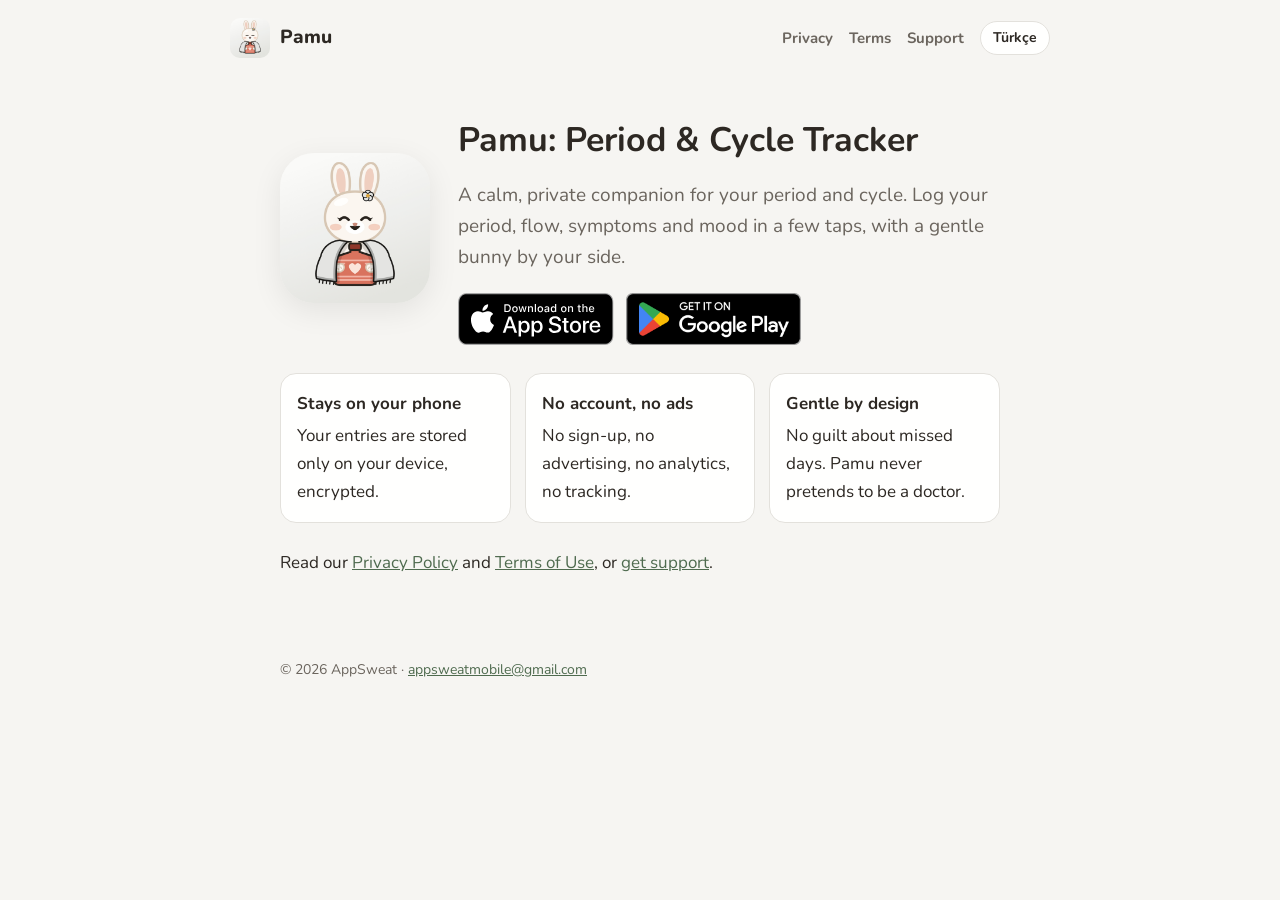
<file: index.html>
<!DOCTYPE html>
<html lang="en" data-title-tr="Pamu: Regl ve Döngü Takibi">
<head>
  <meta charset="UTF-8" />
  <meta name="viewport" content="width=device-width, initial-scale=1.0" />
  <title>Pamu: Period & Cycle Tracker</title>
  <meta name="description" content="Pamu is a calm, private period and cycle tracker. Your data stays encrypted on your phone." />
  <link rel="icon" type="image/png" href="app-icon.png" />
  <link rel="apple-touch-icon" href="app-icon.png" />
  <link rel="preconnect" href="https://fonts.googleapis.com" />
  <link rel="stylesheet" href="https://fonts.googleapis.com/css2?family=Nunito:wght@400;700;800&display=swap" />
  <meta name="apple-itunes-app" content="app-id=6824039129" />
  <script>(function(){var l=null;try{l=new URLSearchParams(location.search).get('lang')||localStorage.getItem('pamuLang')}catch(e){}if(location.hash==='#tr')l='tr';if(l!=='tr'&&l!=='en')l=/^tr/i.test(navigator.language||'')?'tr':'en';var h=document.documentElement;h.setAttribute('data-lang',l);h.lang=l})();</script>
  <link rel="stylesheet" href="style.css?v=4" />
</head>
<body>
  <header class="topbar">
    <a class="brand" href="index.html"><img src="app-icon.png" alt="" /><span>Pamu</span></a>
    <nav class="nav"><a href="privacy.html"><span class="i18n-en">Privacy</span><span class="i18n-tr">Gizlilik</span></a><a href="terms.html"><span class="i18n-en">Terms</span><span class="i18n-tr">Koşullar</span></a><a href="support.html"><span class="i18n-en">Support</span><span class="i18n-tr">Destek</span></a><button class="lang-switch i18n-en" type="button" data-set-lang="tr" lang="tr">Türkçe</button><button class="lang-switch i18n-tr" type="button" data-set-lang="en" lang="en">English</button></nav>
  </header>
  <main class="wrap">
    <div class="i18n-en" lang="en">
    <section class="hero">
      <img src="app-icon.png" alt="Pamu, a bunny wrapped in a blanket holding a hot water bottle" />
      <div>
        <h1>Pamu: Period &amp; Cycle Tracker</h1>
        <p class="lead">A calm, private companion for your period and cycle. Log your period, flow, symptoms and mood in a few taps, with a gentle bunny by your side.</p>
        <div class="stores"><a data-store="apple" href="https://apps.apple.com/app/id6824039129"><img src="app-store-badge.svg" alt="Download on the App Store" width="156" height="52" style="height:52px;width:auto;border-radius:0;box-shadow:none" /></a><a data-store="play" href="https://play.google.com/store/apps/details?id=com.appsweat.periodTracker"><img src="google-play-badge.png" alt="Get it on Google Play" width="175" height="52" style="height:52px;width:auto;border-radius:0;box-shadow:none" /></a></div>
      </div>
    </section>
    <div class="points">
      <div><b>Stays on your phone</b>Your entries are stored only on your device, encrypted.</div>
      <div><b>No account, no ads</b>No sign-up, no advertising, no analytics, no tracking.</div>
      <div><b>Gentle by design</b>No guilt about missed days. Pamu never pretends to be a doctor.</div>
    </div>
    <p>Read our <a href="privacy.html">Privacy Policy</a> and <a href="terms.html">Terms of Use</a>, or <a href="support.html">get support</a>.</p>
    </div>

    <div class="lang i18n-tr" id="tr" lang="tr">
    <section class="hero">
      <img src="app-icon.png" alt="Pamu, battaniyeye sarılmış, elinde sıcak su torbası tutan bir tavşan" />
      <div>
        <h1>Pamu: Regl ve Döngü Takibi</h1>
        <p class="lead">Regl ve döngün için sakin ve özel bir yol arkadaşı. Regl gününü, akışını, belirtilerini ve ruh halini birkaç dokunuşla kaydet; yumuşacık bir tavşan sana eşlik etsin.</p>
        <div class="stores"><a data-store="apple" href="https://apps.apple.com/app/id6824039129"><img src="app-store-badge.svg" alt="Download on the App Store" width="156" height="52" style="height:52px;width:auto;border-radius:0;box-shadow:none" /></a><a data-store="play" href="https://play.google.com/store/apps/details?id=com.appsweat.periodTracker"><img src="google-play-badge.png" alt="Get it on Google Play" width="175" height="52" style="height:52px;width:auto;border-radius:0;box-shadow:none" /></a></div>
      </div>
    </section>
    <div class="points">
      <div><b>Telefonunda kalır</b>Kayıtların yalnızca cihazında, şifreli olarak saklanır.</div>
      <div><b>Hesap yok, reklam yok</b>Üyelik yok, reklam yok, analitik yok, takip yok.</div>
      <div><b>Nazik bir tasarım</b>Kaçırdığın günler için suçluluk yok. Pamu asla doktormuş gibi davranmaz.</div>
    </div>
    <p><a href="privacy.html">Gizlilik Politikası</a> ve <a href="terms.html">Kullanım Koşulları</a>'nı okuyabilir ya da <a href="support.html">destek alabilirsin</a>.</p>
    </div>
  </main>
  <footer>© 2026 AppSweat · <a href="mailto:appsweatmobile@gmail.com">appsweatmobile@gmail.com</a></footer>
  <script src="store-banner.js?v=4"></script>
  <script src="lang.js?v=4"></script>
</body>
</html>
</file>
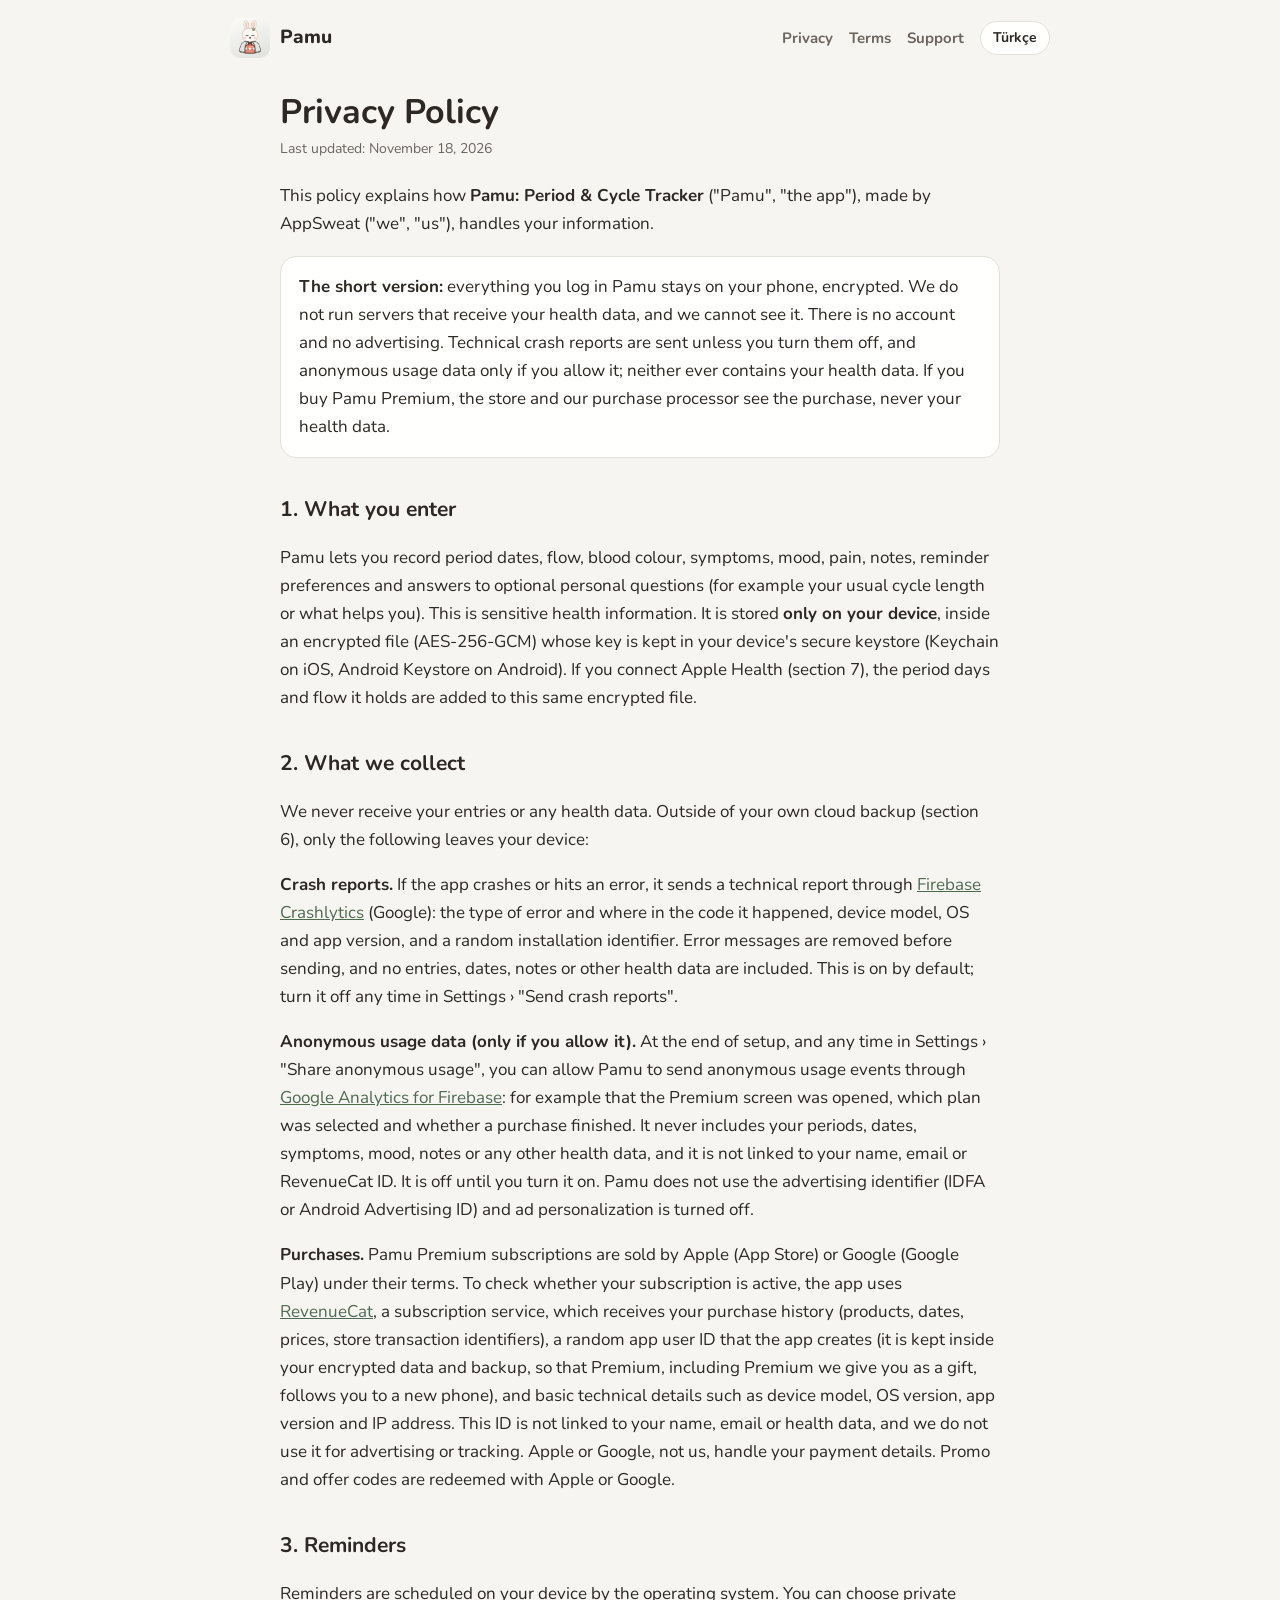
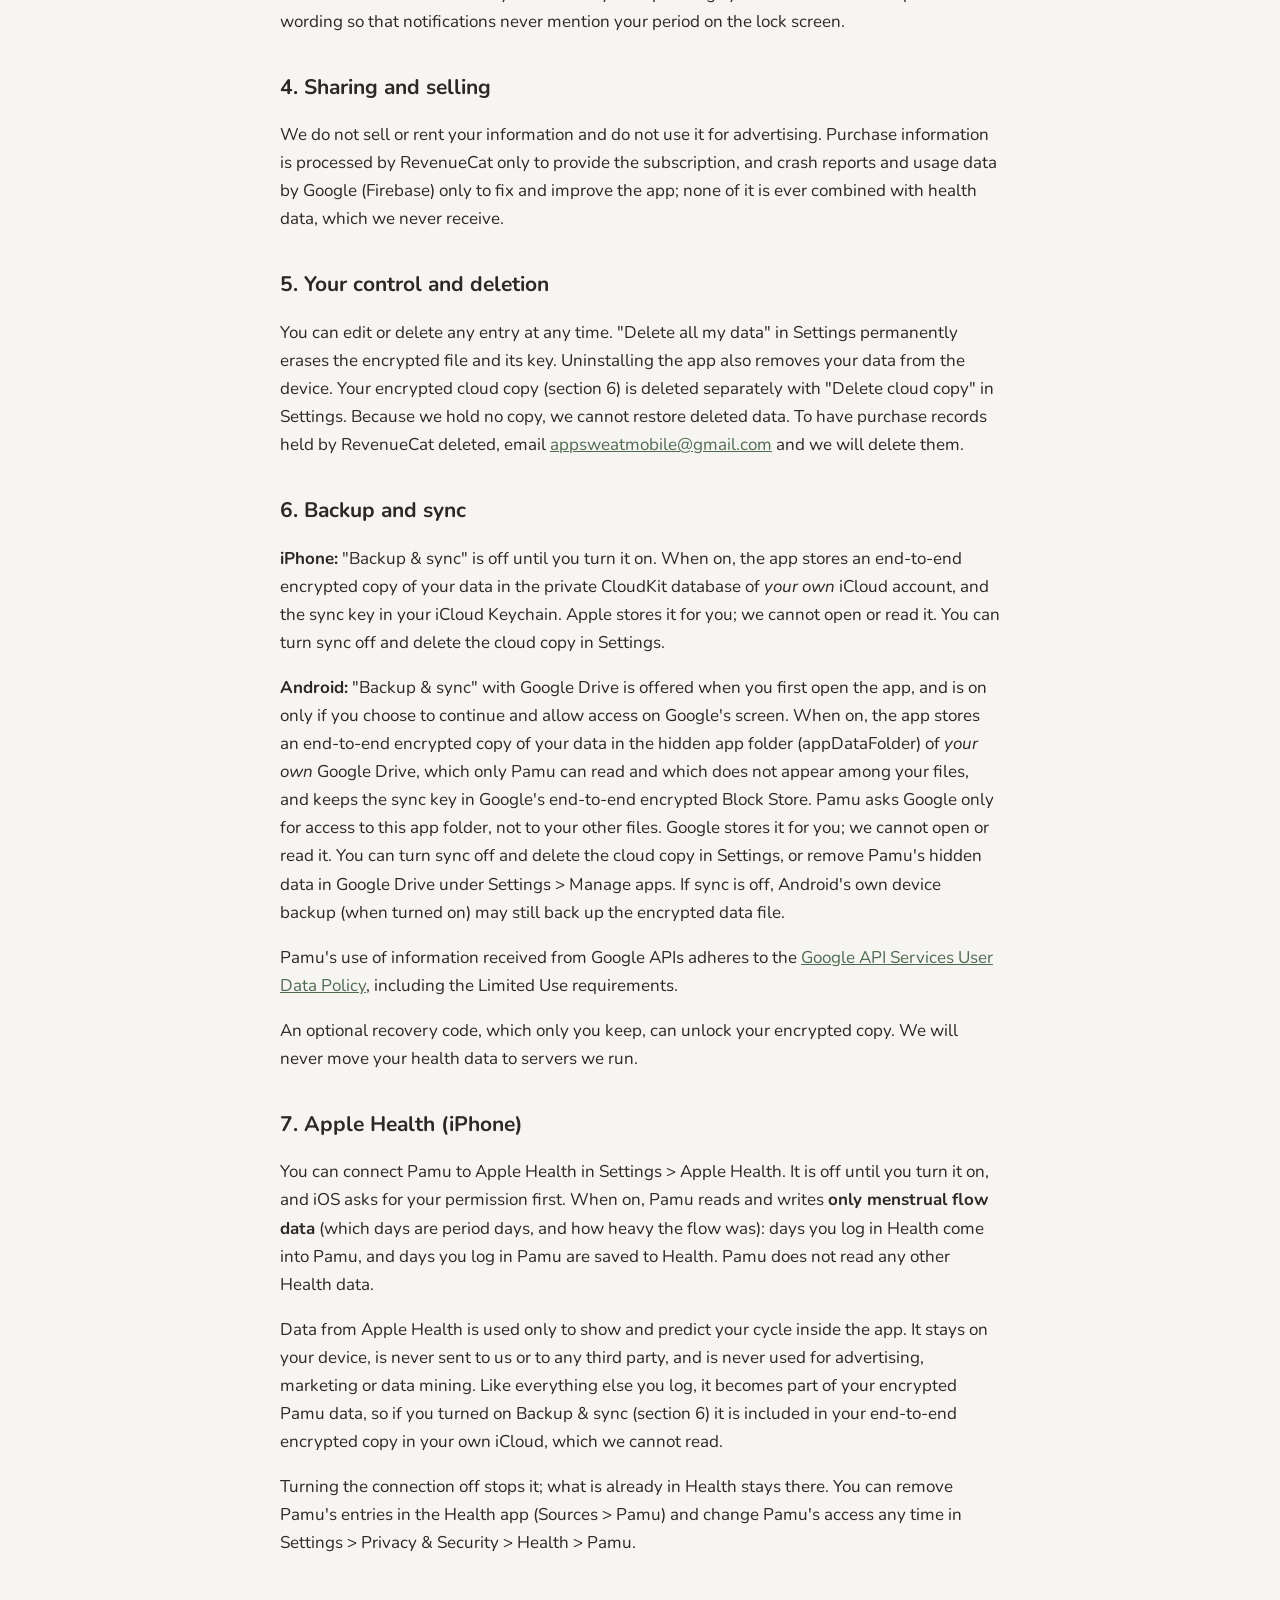
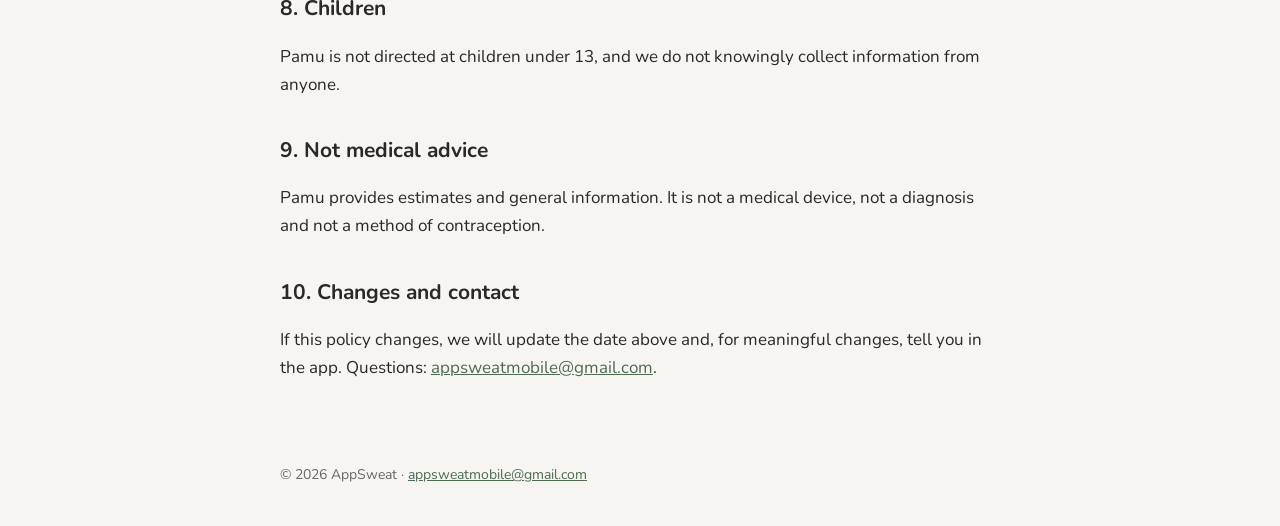
<file: privacy.html>
<!DOCTYPE html>
<html lang="en" data-title-tr="Gizlilik Politikası · Pamu">
<head>
  <meta charset="UTF-8" />
  <meta name="viewport" content="width=device-width, initial-scale=1.0" />
  <title>Privacy Policy · Pamu</title>
  <meta name="description" content="Privacy Policy for Pamu: Period & Cycle Tracker." />
  <link rel="icon" type="image/png" href="app-icon.png" />
  <link rel="apple-touch-icon" href="app-icon.png" />
  <link rel="preconnect" href="https://fonts.googleapis.com" />
  <link rel="stylesheet" href="https://fonts.googleapis.com/css2?family=Nunito:wght@400;700;800&display=swap" />
  <meta name="apple-itunes-app" content="app-id=6824039129" />
  <script>(function(){var l=null;try{l=new URLSearchParams(location.search).get('lang')||localStorage.getItem('pamuLang')}catch(e){}if(location.hash==='#tr')l='tr';if(l!=='tr'&&l!=='en')l=/^tr/i.test(navigator.language||'')?'tr':'en';var h=document.documentElement;h.setAttribute('data-lang',l);h.lang=l})();</script>
  <link rel="stylesheet" href="style.css?v=4" />
</head>
<body>
  <header class="topbar">
    <a class="brand" href="index.html"><img src="app-icon.png" alt="" /><span>Pamu</span></a>
    <nav class="nav"><a href="privacy.html"><span class="i18n-en">Privacy</span><span class="i18n-tr">Gizlilik</span></a><a href="terms.html"><span class="i18n-en">Terms</span><span class="i18n-tr">Koşullar</span></a><a href="support.html"><span class="i18n-en">Support</span><span class="i18n-tr">Destek</span></a><button class="lang-switch i18n-en" type="button" data-set-lang="tr" lang="tr">Türkçe</button><button class="lang-switch i18n-tr" type="button" data-set-lang="en" lang="en">English</button></nav>
  </header>
  <main class="wrap">
    <div class="i18n-en" lang="en">
    <h1>Privacy Policy</h1>
    <div class="updated">Last updated: November 18, 2026</div>
    <p>This policy explains how <strong>Pamu: Period &amp; Cycle Tracker</strong> ("Pamu", "the app"), made by AppSweat ("we", "us"), handles your information.</p>
    <div class="callout"><strong>The short version:</strong> everything you log in Pamu stays on your phone, encrypted. We do not run servers that receive your health data, and we cannot see it. There is no account and no advertising. Technical crash reports are sent unless you turn them off, and anonymous usage data only if you allow it; neither ever contains your health data. If you buy Pamu Premium, the store and our purchase processor see the purchase, never your health data.</div>

    <h2>1. What you enter</h2>
    <p>Pamu lets you record period dates, flow, blood colour, symptoms, mood, pain, notes, reminder preferences and answers to optional personal questions (for example your usual cycle length or what helps you). This is sensitive health information. It is stored <strong>only on your device</strong>, inside an encrypted file (AES-256-GCM) whose key is kept in your device's secure keystore (Keychain on iOS, Android Keystore on Android). If you connect Apple Health (section 7), the period days and flow it holds are added to this same encrypted file.</p>

    <h2>2. What we collect</h2>
    <p>We never receive your entries or any health data. Outside of your own cloud backup (section 6), only the following leaves your device:</p>
    <p><strong>Crash reports.</strong> If the app crashes or hits an error, it sends a technical report through <a href="https://firebase.google.com/support/privacy">Firebase Crashlytics</a> (Google): the type of error and where in the code it happened, device model, OS and app version, and a random installation identifier. Error messages are removed before sending, and no entries, dates, notes or other health data are included. This is on by default; turn it off any time in Settings › "Send crash reports".</p>
    <p><strong>Anonymous usage data (only if you allow it).</strong> At the end of setup, and any time in Settings › "Share anonymous usage", you can allow Pamu to send anonymous usage events through <a href="https://firebase.google.com/support/privacy">Google Analytics for Firebase</a>: for example that the Premium screen was opened, which plan was selected and whether a purchase finished. It never includes your periods, dates, symptoms, mood, notes or any other health data, and it is not linked to your name, email or RevenueCat ID. It is off until you turn it on. Pamu does not use the advertising identifier (IDFA or Android Advertising ID) and ad personalization is turned off.</p>
    <p><strong>Purchases.</strong> Pamu Premium subscriptions are sold by Apple (App Store) or Google (Google Play) under their terms. To check whether your subscription is active, the app uses <a href="https://www.revenuecat.com/privacy">RevenueCat</a>, a subscription service, which receives your purchase history (products, dates, prices, store transaction identifiers), a random app user ID that the app creates (it is kept inside your encrypted data and backup, so that Premium, including Premium we give you as a gift, follows you to a new phone), and basic technical details such as device model, OS version, app version and IP address. This ID is not linked to your name, email or health data, and we do not use it for advertising or tracking. Apple or Google, not us, handle your payment details. Promo and offer codes are redeemed with Apple or Google.</p>

    <h2>3. Reminders</h2>
    <p>Reminders are scheduled on your device by the operating system. You can choose private wording so that notifications never mention your period on the lock screen.</p>

    <h2>4. Sharing and selling</h2>
    <p>We do not sell or rent your information and do not use it for advertising. Purchase information is processed by RevenueCat only to provide the subscription, and crash reports and usage data by Google (Firebase) only to fix and improve the app; none of it is ever combined with health data, which we never receive.</p>

    <h2>5. Your control and deletion</h2>
    <p>You can edit or delete any entry at any time. "Delete all my data" in Settings permanently erases the encrypted file and its key. Uninstalling the app also removes your data from the device. Your encrypted cloud copy (section 6) is deleted separately with "Delete cloud copy" in Settings. Because we hold no copy, we cannot restore deleted data. To have purchase records held by RevenueCat deleted, email <a href="mailto:appsweatmobile@gmail.com">appsweatmobile@gmail.com</a> and we will delete them.</p>

    <h2>6. Backup and sync</h2>
    <p><strong>iPhone:</strong> "Backup &amp; sync" is off until you turn it on. When on, the app stores an end-to-end encrypted copy of your data in the private CloudKit database of <em>your own</em> iCloud account, and the sync key in your iCloud Keychain. Apple stores it for you; we cannot open or read it. You can turn sync off and delete the cloud copy in Settings.</p>
    <p><strong>Android:</strong> "Backup &amp; sync" with Google Drive is offered when you first open the app, and is on only if you choose to continue and allow access on Google's screen. When on, the app stores an end-to-end encrypted copy of your data in the hidden app folder (appDataFolder) of <em>your own</em> Google Drive, which only Pamu can read and which does not appear among your files, and keeps the sync key in Google's end-to-end encrypted Block Store. Pamu asks Google only for access to this app folder, not to your other files. Google stores it for you; we cannot open or read it. You can turn sync off and delete the cloud copy in Settings, or remove Pamu's hidden data in Google Drive under Settings &gt; Manage apps. If sync is off, Android's own device backup (when turned on) may still back up the encrypted data file.</p>
    <p>Pamu's use of information received from Google APIs adheres to the <a href="https://developers.google.com/terms/api-services-user-data-policy">Google API Services User Data Policy</a>, including the Limited Use requirements.</p>
    <p>An optional recovery code, which only you keep, can unlock your encrypted copy. We will never move your health data to servers we run.</p>

    <h2>7. Apple Health (iPhone)</h2>
    <p>You can connect Pamu to Apple Health in Settings &gt; Apple Health. It is off until you turn it on, and iOS asks for your permission first. When on, Pamu reads and writes <strong>only menstrual flow data</strong> (which days are period days, and how heavy the flow was): days you log in Health come into Pamu, and days you log in Pamu are saved to Health. Pamu does not read any other Health data.</p>
    <p>Data from Apple Health is used only to show and predict your cycle inside the app. It stays on your device, is never sent to us or to any third party, and is never used for advertising, marketing or data mining. Like everything else you log, it becomes part of your encrypted Pamu data, so if you turned on Backup &amp; sync (section 6) it is included in your end-to-end encrypted copy in your own iCloud, which we cannot read.</p>
    <p>Turning the connection off stops it; what is already in Health stays there. You can remove Pamu's entries in the Health app (Sources &gt; Pamu) and change Pamu's access any time in Settings &gt; Privacy &amp; Security &gt; Health &gt; Pamu.</p>

    <h2>8. Children</h2>
    <p>Pamu is not directed at children under 13, and we do not knowingly collect information from anyone.</p>

    <h2>9. Not medical advice</h2>
    <p>Pamu provides estimates and general information. It is not a medical device, not a diagnosis and not a method of contraception.</p>

    <h2>10. Changes and contact</h2>
    <p>If this policy changes, we will update the date above and, for meaningful changes, tell you in the app. Questions: <a href="mailto:appsweatmobile@gmail.com">appsweatmobile@gmail.com</a>.</p>
    </div>


    <div class="lang i18n-tr" id="tr" lang="tr">
      <h1>Gizlilik Politikası</h1>
      <div class="updated">Son güncelleme: 18 Kasım 2026</div>
      <p>Bu politika, AppSweat tarafından geliştirilen <strong>Pamu: Regl ve Döngü Takibi</strong> uygulamasının bilgilerini nasıl ele aldığını açıklar.</p>
      <div class="callout"><strong>Kısaca:</strong> Pamu'ya kaydettiğin her şey telefonunda, şifreli olarak kalır. Sağlık verilerini alan bir sunucumuz yok ve onları göremeyiz. Hesap ve reklam yoktur. Kapatmadığın sürece teknik çökme raporları, yalnızca izin verirsen de anonim kullanım bilgisi gönderilir; ikisi de asla sağlık verisi içermez. Pamu Premium satın alırsan satın alımı mağaza ve ödeme altyapımız görür; sağlık verilerini asla görmez.</div>
      <h2>1. Girdiğin bilgiler</h2>
      <p>Regl tarihleri, akış, kan rengi, belirtiler, ruh hali, ağrı, notlar, hatırlatma tercihleri ve isteğe bağlı kişisel sorulara verdiğin cevaplar hassas sağlık verisidir. Bunlar <strong>yalnızca cihazında</strong>, anahtarı cihazının güvenli anahtar deposunda (iOS'ta Keychain, Android'de Android Keystore) tutulan şifreli bir dosyada (AES-256-GCM) saklanır. Apple Sağlık'ı bağlarsan (7. madde) oradaki regl günleri ve akış bilgisi de bu şifreli dosyaya eklenir.</p>
      <h2>2. Topladığımız veriler</h2>
      <p>Kayıtların ve hiçbir sağlık verin bize ulaşmaz. Kendi bulut yedeğin (6. madde) dışında cihazından yalnızca şunlar çıkar:</p>
      <p><strong>Çökme raporları.</strong> Uygulama çökerse ya da bir hatayla karşılaşırsa <a href="https://firebase.google.com/support/privacy">Firebase Crashlytics</a> (Google) üzerinden teknik bir rapor gönderir: hatanın türü ve kodda nerede oluştuğu, cihaz modeli, işletim sistemi ve uygulama sürümü ile rastgele bir kurulum kimliği. Hata mesajları gönderilmeden önce çıkarılır; kayıtlar, tarihler, notlar ya da başka bir sağlık verisi içermez. Varsayılan olarak açıktır; istediğin zaman Ayarlar › "Çökme raporu gönder" ile kapatabilirsin.</p>
      <p><strong>Anonim kullanım bilgisi (yalnızca izin verirsen).</strong> Kurulumun sonunda ya da istediğin zaman Ayarlar › "Anonim kullanım bilgisi paylaş" ile, Pamu'nun <a href="https://firebase.google.com/support/privacy">Google Analytics for Firebase</a> üzerinden anonim kullanım olayları göndermesine izin verebilirsin: örneğin Premium ekranının açıldığı, hangi planın seçildiği ve satın almanın tamamlanıp tamamlanmadığı. Reglerini, tarihleri, belirtileri, ruh halini, notlarını ya da başka bir sağlık verisini asla içermez; adına, e-postana veya RevenueCat kimliğine bağlanmaz. Sen açana kadar kapalıdır. Pamu reklam kimliğini (IDFA ya da Android Reklam Kimliği) kullanmaz ve reklam kişiselleştirme kapalıdır.</p>
      <p><strong>Satın almalar.</strong> Pamu Premium abonelikleri Apple (App Store) veya Google (Google Play) tarafından kendi koşullarıyla satılır. Aboneliğinin etkin olup olmadığını kontrol etmek için uygulama bir abonelik hizmeti olan <a href="https://www.revenuecat.com/privacy">RevenueCat</a>'i kullanır. RevenueCat satın alma geçmişini (ürün, tarih, fiyat, mağaza işlem kimlikleri), uygulamanın oluşturduğu rastgele bir uygulama kullanıcı kimliğini (Premium'un, sana hediye ettiğimiz Premium dahil, yeni telefonuna da gelmesi için şifreli verilerinin ve yedeğinin içinde saklanır) ve cihaz modeli, işletim sistemi ve uygulama sürümü, IP adresi gibi temel teknik bilgileri alır. Bu kimlik adına, e-postana veya sağlık verilerine bağlı değildir; reklam ya da takip için kullanılmaz. Ödeme bilgilerini biz değil Apple veya Google işler. Promosyon ve teklif kodları Apple veya Google üzerinden kullanılır.</p>
      <h2>3. Hatırlatmalar</h2>
      <p>Hatırlatmalar cihazında işletim sistemi tarafından planlanır. Kilit ekranında reglden bahsetmeyen gizli ifadeler seçebilirsin.</p>
      <h2>4. Paylaşım ve satış</h2>
      <p>Bilgilerini satmayız, kiralamayız ve reklam için kullanmayız. Satın alma bilgileri RevenueCat tarafından yalnızca aboneliği sağlamak, çökme raporları ve kullanım bilgisi de Google (Firebase) tarafından yalnızca uygulamayı düzeltmek ve geliştirmek için işlenir; hiçbiri bize hiç ulaşmayan sağlık verilerinle asla birleştirilmez.</p>
      <h2>5. Kontrol ve silme</h2>
      <p>Her kaydı istediğin an düzenleyebilir veya silebilirsin. Ayarlar'daki "Tüm verilerimi sil" şifreli dosyayı ve anahtarını kalıcı olarak siler. Uygulamayı kaldırmak da verilerini cihazdan siler. Şifreli bulut kopyan (6. madde) Ayarlar'daki "Buluttaki kopyayı sil" ile ayrıca silinir. Bizde kopya olmadığı için silinen verileri geri getiremeyiz. RevenueCat'te tutulan satın alma kayıtlarının silinmesini istersen <a href="mailto:appsweatmobile@gmail.com">appsweatmobile@gmail.com</a> adresine yaz, silelim.</p>
      <h2>6. Yedekleme ve senkronizasyon</h2>
      <p><strong>iPhone:</strong> "Yedekleme ve senkron" sen açana kadar kapalıdır. Açıkken uygulama verilerinin uçtan uca şifreli bir kopyasını <em>kendi</em> iCloud hesabının özel CloudKit veritabanında, senkron anahtarını da iCloud Anahtar Zinciri'nde saklar. Bunu Apple senin için saklar; biz açamaz, okuyamayız. Senkronu kapatıp bulut kopyasını Ayarlar'dan silebilirsin.</p>
      <p><strong>Android:</strong> Google Drive ile "Yedekleme ve senkron" uygulamayı ilk açtığında sana sunulur; yalnızca devam etmeyi seçip Google'ın ekranında erişime izin verirsen açılır. Açıkken uygulama verilerinin uçtan uca şifreli bir kopyasını <em>kendi</em> Google Drive'ının gizli uygulama klasöründe (appDataFolder) saklar; bu klasörü yalnızca Pamu okuyabilir ve dosyaların arasında görünmez. Senkron anahtarı Google'ın uçtan uca şifreli Block Store hizmetinde tutulur. Pamu Google'dan yalnızca bu uygulama klasörüne erişim ister, diğer dosyalarına erişmez. Bunu Google senin için saklar; biz açamaz, okuyamayız. Senkronu kapatıp bulut kopyasını Ayarlar'dan silebilir ya da Pamu'nun gizli verisini Google Drive'da Ayarlar &gt; Uygulamaları yönet bölümünden kaldırabilirsin. Senkron kapalıyken Android'in kendi cihaz yedeklemesi (açıksa) şifreli veri dosyasını yine yedekleyebilir.</p>
      <p>Pamu'nun Google API'lerinden aldığı bilgileri kullanımı, Sınırlı Kullanım (Limited Use) gereklilikleri dahil <a href="https://developers.google.com/terms/api-services-user-data-policy">Google API Hizmetleri Kullanıcı Verileri Politikası</a>'na uygundur.</p>
      <p>Yalnızca sende duran isteğe bağlı bir kurtarma kodu şifreli kopyanı açabilir. Sağlık verilerini asla kendi sunucularımıza taşımayacağız.</p>
      <h2>7. Apple Sağlık (iPhone)</h2>
      <p>Pamu'yu Ayarlar &gt; Apple Sağlık bölümünden Apple Sağlık'a bağlayabilirsin. Sen açana kadar kapalıdır ve iOS önce iznini ister. Açıkken Pamu <strong>yalnızca adet akışı verilerini</strong> (hangi günlerin regl günü olduğu ve akışın yoğunluğu) okur ve yazar: Sağlık'a girdiğin günler Pamu'ya gelir, Pamu'ya girdiğin günler Sağlık'a kaydedilir. Pamu başka hiçbir Sağlık verisini okumaz.</p>
      <p>Apple Sağlık'tan gelen veriler yalnızca uygulama içinde döngünü göstermek ve tahmin etmek için kullanılır. Cihazında kalır; bize veya herhangi bir üçüncü tarafa asla gönderilmez, reklam, pazarlama veya veri madenciliği için asla kullanılmaz. Girdiğin diğer her şey gibi şifreli Pamu verilerinin parçası olur; Yedekleme ve senkronu açtıysan (6. madde) kendi iCloud'undaki, bizim okuyamadığımız uçtan uca şifreli kopyaya da dahil edilir.</p>
      <p>Bağlantıyı kapatınca senkron durur; Sağlık'taki kayıtlar orada kalır. Pamu'nun kayıtlarını Sağlık uygulamasında (Kaynaklar &gt; Pamu) silebilir, Pamu'nun erişimini istediğin an Ayarlar &gt; Gizlilik ve Güvenlik &gt; Sağlık &gt; Pamu bölümünden değiştirebilirsin.</p>
      <h2>8. Çocuklar</h2>
      <p>Pamu 13 yaşın altındaki çocuklara yönelik değildir.</p>
      <h2>9. Tıbbi tavsiye değildir</h2>
      <p>Pamu tahminler ve genel bilgiler sunar. Tıbbi cihaz, teşhis veya doğum kontrol yöntemi değildir.</p>
      <h2>10. Değişiklikler ve iletişim</h2>
      <p>Politika değişirse yukarıdaki tarihi güncelleriz; önemli değişiklikleri uygulamada bildiririz. Sorular için: <a href="mailto:appsweatmobile@gmail.com">appsweatmobile@gmail.com</a>.</p>
    </div>
  </main>
  <footer>© 2026 AppSweat · <a href="mailto:appsweatmobile@gmail.com">appsweatmobile@gmail.com</a></footer>
  <script src="store-banner.js?v=4"></script>
  <script src="lang.js?v=4"></script>
</body>
</html>
</file>
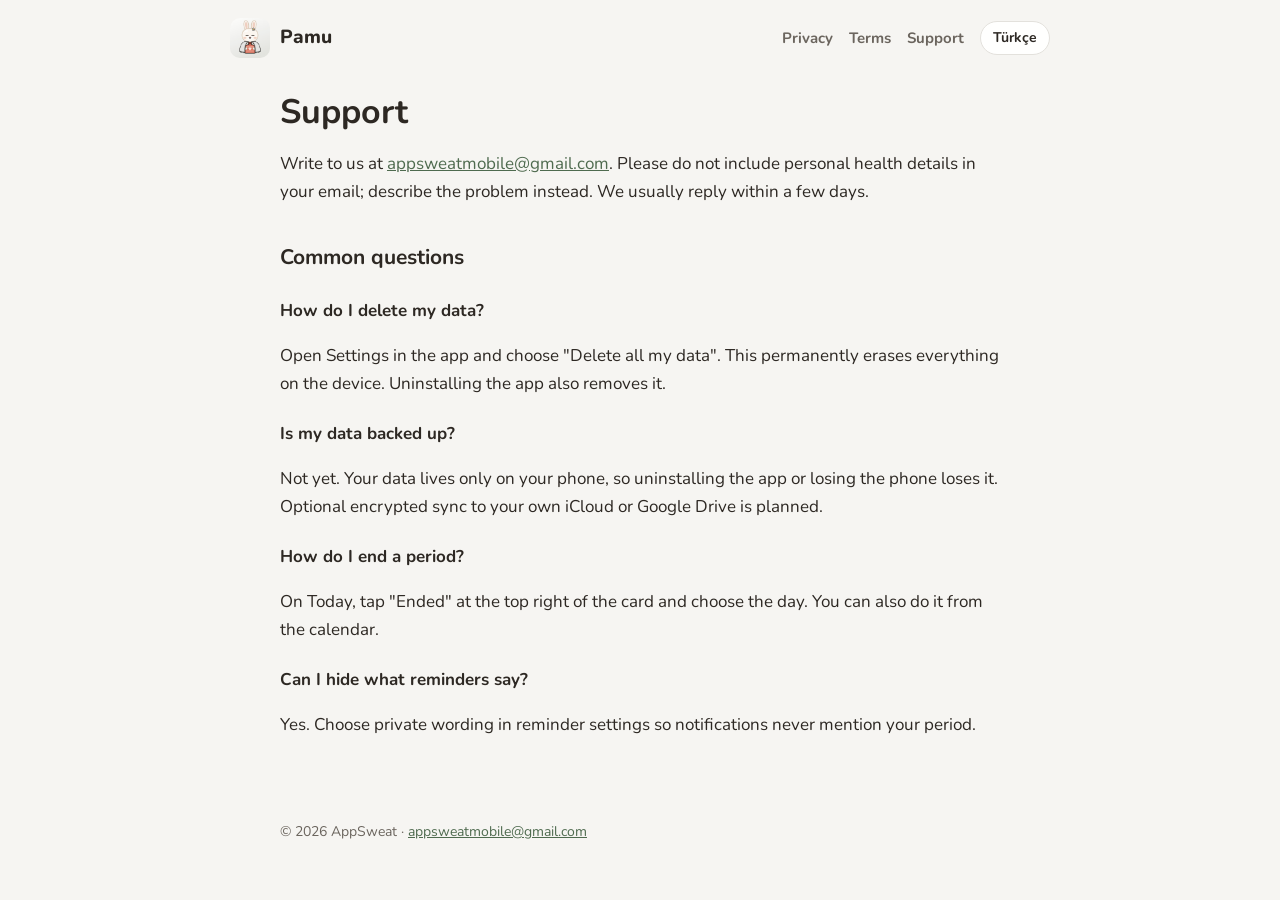
<file: support.html>
<!DOCTYPE html>
<html lang="en" data-title-tr="Destek · Pamu">
<head>
  <meta charset="UTF-8" />
  <meta name="viewport" content="width=device-width, initial-scale=1.0" />
  <title>Support · Pamu</title>
  <meta name="description" content="Help and contact for Pamu: Period & Cycle Tracker." />
  <link rel="icon" type="image/png" href="app-icon.png" />
  <link rel="apple-touch-icon" href="app-icon.png" />
  <link rel="preconnect" href="https://fonts.googleapis.com" />
  <link rel="stylesheet" href="https://fonts.googleapis.com/css2?family=Nunito:wght@400;700;800&display=swap" />
  <meta name="apple-itunes-app" content="app-id=6824039129" />
  <script>(function(){var l=null;try{l=new URLSearchParams(location.search).get('lang')||localStorage.getItem('pamuLang')}catch(e){}if(location.hash==='#tr')l='tr';if(l!=='tr'&&l!=='en')l=/^tr/i.test(navigator.language||'')?'tr':'en';var h=document.documentElement;h.setAttribute('data-lang',l);h.lang=l})();</script>
  <link rel="stylesheet" href="style.css?v=4" />
</head>
<body>
  <header class="topbar">
    <a class="brand" href="index.html"><img src="app-icon.png" alt="" /><span>Pamu</span></a>
    <nav class="nav"><a href="privacy.html"><span class="i18n-en">Privacy</span><span class="i18n-tr">Gizlilik</span></a><a href="terms.html"><span class="i18n-en">Terms</span><span class="i18n-tr">Koşullar</span></a><a href="support.html"><span class="i18n-en">Support</span><span class="i18n-tr">Destek</span></a><button class="lang-switch i18n-en" type="button" data-set-lang="tr" lang="tr">Türkçe</button><button class="lang-switch i18n-tr" type="button" data-set-lang="en" lang="en">English</button></nav>
  </header>
  <main class="wrap">
    <div class="i18n-en" lang="en">
    <h1>Support</h1>
    <p>Write to us at <a href="mailto:appsweatmobile@gmail.com">appsweatmobile@gmail.com</a>. Please do not include personal health details in your email; describe the problem instead. We usually reply within a few days.</p>
    <h2>Common questions</h2>
    <h3>How do I delete my data?</h3>
    <p>Open Settings in the app and choose "Delete all my data". This permanently erases everything on the device. Uninstalling the app also removes it.</p>
    <h3>Is my data backed up?</h3>
    <p>Not yet. Your data lives only on your phone, so uninstalling the app or losing the phone loses it. Optional encrypted sync to your own iCloud or Google Drive is planned.</p>
    <h3>How do I end a period?</h3>
    <p>On Today, tap "Ended" at the top right of the card and choose the day. You can also do it from the calendar.</p>
    <h3>Can I hide what reminders say?</h3>
    <p>Yes. Choose private wording in reminder settings so notifications never mention your period.</p>
    </div>


    <div class="lang i18n-tr" id="tr" lang="tr">
      <h1>Destek</h1>
      <p>Bize <a href="mailto:appsweatmobile@gmail.com">appsweatmobile@gmail.com</a> adresinden yazabilirsin. Lütfen e-postana kişisel sağlık bilgilerini ekleme, sorunu anlatman yeterli. Genellikle birkaç gün içinde yanıtlarız.</p>
      <h2>Sık sorulanlar</h2>
      <h3>Verilerimi nasıl silerim?</h3>
      <p>Uygulamada Ayarlar'ı aç ve "Tüm verilerimi sil"i seç. Bu, cihazdaki her şeyi kalıcı olarak siler. Uygulamayı kaldırmak da verileri siler.</p>
      <h3>Verilerim yedekleniyor mu?</h3>
      <p>Henüz değil. Verilerin yalnızca telefonunda durur; uygulamayı kaldırırsan veya telefonunu kaybedersen veriler de kaybolur. Kendi iCloud veya Google Drive hesabına isteğe bağlı şifreli senkronizasyon planlanıyor.</p>
      <h3>Reglimin bittiğini nasıl işaretlerim?</h3>
      <p>Bugün ekranında kartın sağ üstündeki "Bitti"ye dokun ve günü seç. Takvimden de yapabilirsin.</p>
      <h3>Hatırlatmaların içeriğini gizleyebilir miyim?</h3>
      <p>Evet. Hatırlatma ayarlarında gizli ifadeyi seçersen bildirimler reglden bahsetmez.</p>
    </div>
  </main>
  <footer>© 2026 AppSweat · <a href="mailto:appsweatmobile@gmail.com">appsweatmobile@gmail.com</a></footer>
  <script src="store-banner.js?v=4"></script>
  <script src="lang.js?v=4"></script>
</body>
</html>
</file>
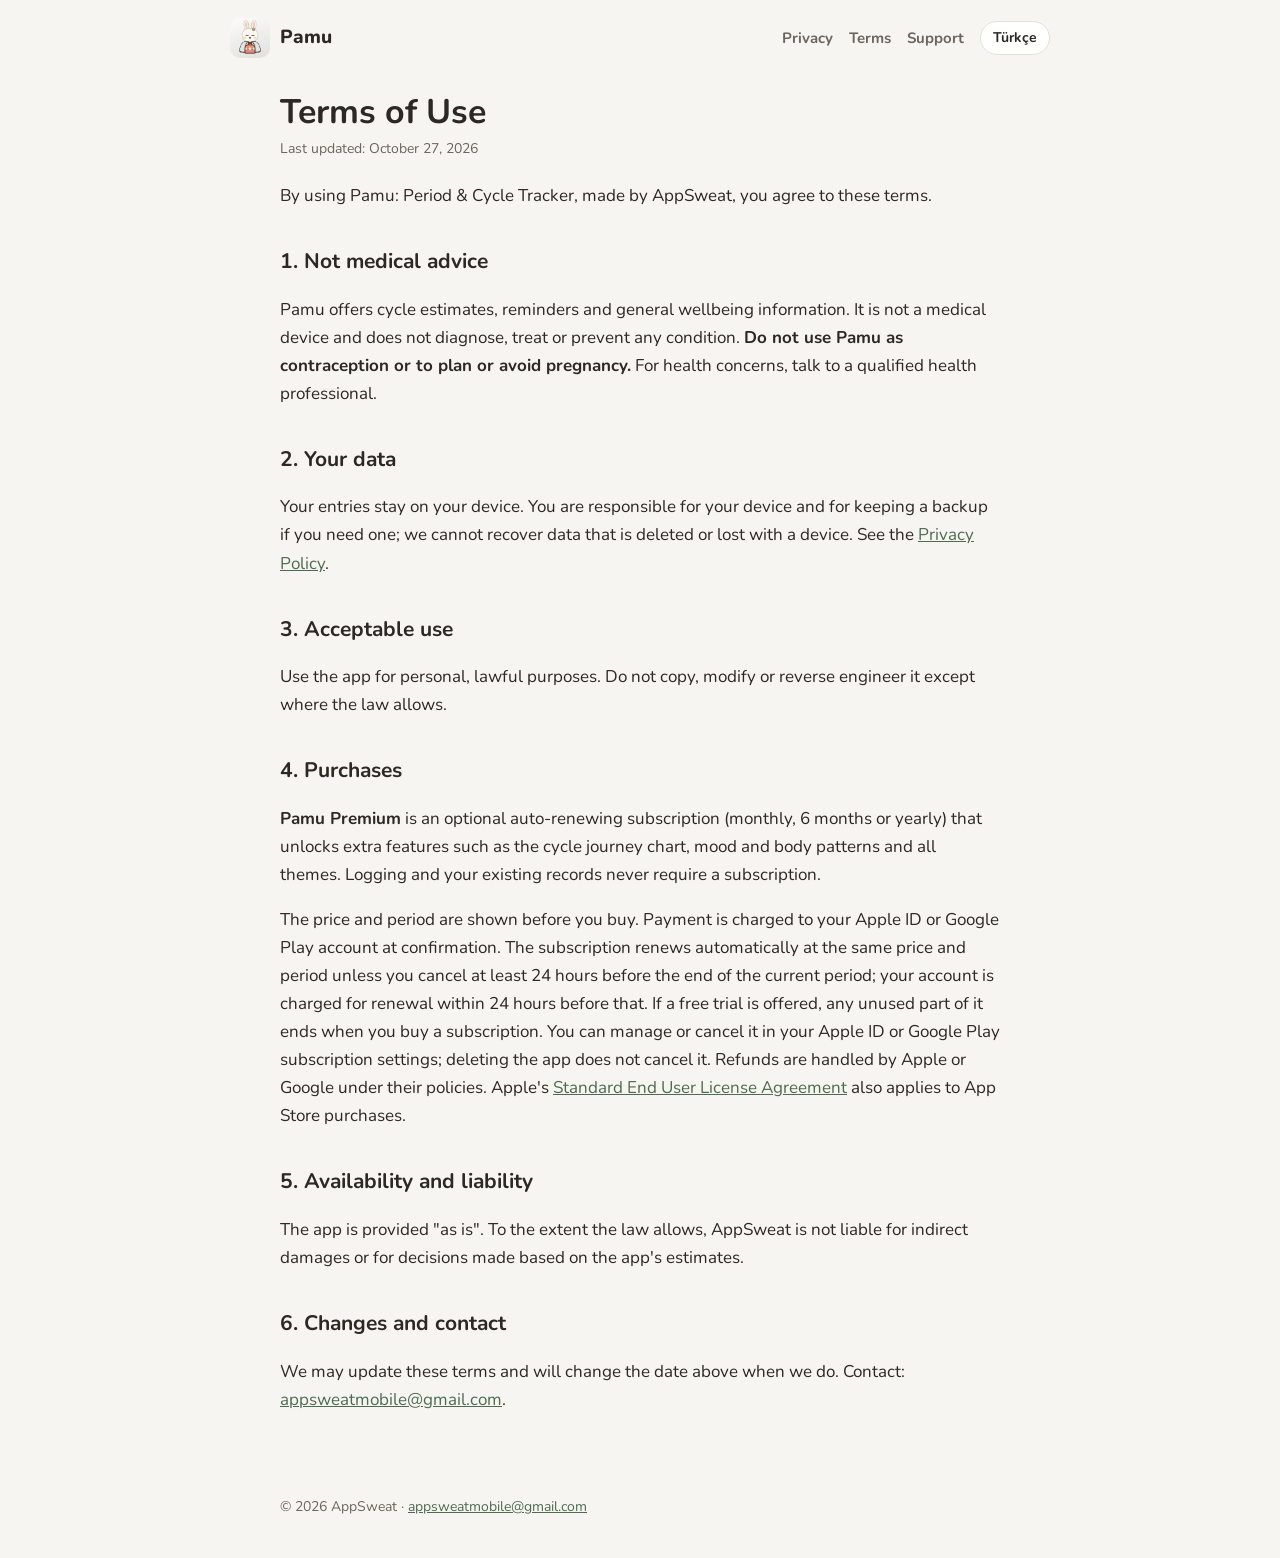
<file: terms.html>
<!DOCTYPE html>
<html lang="en" data-title-tr="Kullanım Koşulları · Pamu">
<head>
  <meta charset="UTF-8" />
  <meta name="viewport" content="width=device-width, initial-scale=1.0" />
  <title>Terms of Use · Pamu</title>
  <meta name="description" content="Terms of Use for Pamu: Period & Cycle Tracker." />
  <link rel="icon" type="image/png" href="app-icon.png" />
  <link rel="apple-touch-icon" href="app-icon.png" />
  <link rel="preconnect" href="https://fonts.googleapis.com" />
  <link rel="stylesheet" href="https://fonts.googleapis.com/css2?family=Nunito:wght@400;700;800&display=swap" />
  <meta name="apple-itunes-app" content="app-id=6824039129" />
  <script>(function(){var l=null;try{l=new URLSearchParams(location.search).get('lang')||localStorage.getItem('pamuLang')}catch(e){}if(location.hash==='#tr')l='tr';if(l!=='tr'&&l!=='en')l=/^tr/i.test(navigator.language||'')?'tr':'en';var h=document.documentElement;h.setAttribute('data-lang',l);h.lang=l})();</script>
  <link rel="stylesheet" href="style.css?v=4" />
</head>
<body>
  <header class="topbar">
    <a class="brand" href="index.html"><img src="app-icon.png" alt="" /><span>Pamu</span></a>
    <nav class="nav"><a href="privacy.html"><span class="i18n-en">Privacy</span><span class="i18n-tr">Gizlilik</span></a><a href="terms.html"><span class="i18n-en">Terms</span><span class="i18n-tr">Koşullar</span></a><a href="support.html"><span class="i18n-en">Support</span><span class="i18n-tr">Destek</span></a><button class="lang-switch i18n-en" type="button" data-set-lang="tr" lang="tr">Türkçe</button><button class="lang-switch i18n-tr" type="button" data-set-lang="en" lang="en">English</button></nav>
  </header>
  <main class="wrap">
    <div class="i18n-en" lang="en">
    <h1>Terms of Use</h1>
    <div class="updated">Last updated: October 27, 2026</div>
    <p>By using Pamu: Period &amp; Cycle Tracker, made by AppSweat, you agree to these terms.</p>
    <h2>1. Not medical advice</h2>
    <p>Pamu offers cycle estimates, reminders and general wellbeing information. It is not a medical device and does not diagnose, treat or prevent any condition. <strong>Do not use Pamu as contraception or to plan or avoid pregnancy.</strong> For health concerns, talk to a qualified health professional.</p>
    <h2>2. Your data</h2>
    <p>Your entries stay on your device. You are responsible for your device and for keeping a backup if you need one; we cannot recover data that is deleted or lost with a device. See the <a href="privacy.html">Privacy Policy</a>.</p>
    <h2>3. Acceptable use</h2>
    <p>Use the app for personal, lawful purposes. Do not copy, modify or reverse engineer it except where the law allows.</p>
    <h2>4. Purchases</h2>
    <p><strong>Pamu Premium</strong> is an optional auto-renewing subscription (monthly, 6 months or yearly) that unlocks extra features such as the cycle journey chart, mood and body patterns and all themes. Logging and your existing records never require a subscription.</p>
    <p>The price and period are shown before you buy. Payment is charged to your Apple ID or Google Play account at confirmation. The subscription renews automatically at the same price and period unless you cancel at least 24 hours before the end of the current period; your account is charged for renewal within 24 hours before that. If a free trial is offered, any unused part of it ends when you buy a subscription. You can manage or cancel it in your Apple ID or Google Play subscription settings; deleting the app does not cancel it. Refunds are handled by Apple or Google under their policies. Apple's <a href="https://www.apple.com/legal/internet-services/itunes/dev/stdeula/">Standard End User License Agreement</a> also applies to App Store purchases.</p>
    <h2>5. Availability and liability</h2>
    <p>The app is provided "as is". To the extent the law allows, AppSweat is not liable for indirect damages or for decisions made based on the app's estimates.</p>
    <h2>6. Changes and contact</h2>
    <p>We may update these terms and will change the date above when we do. Contact: <a href="mailto:appsweatmobile@gmail.com">appsweatmobile@gmail.com</a>.</p>
    </div>


    <div class="lang i18n-tr" id="tr" lang="tr">
      <h1>Kullanım Koşulları</h1>
      <div class="updated">Son güncelleme: 27 Ekim 2026</div>
      <p>AppSweat tarafından geliştirilen Pamu: Regl ve Döngü Takibi'ni kullanarak bu koşulları kabul edersin.</p>
      <h2>1. Tıbbi tavsiye değildir</h2>
      <p>Pamu döngü tahminleri, hatırlatmalar ve genel iyi oluş bilgileri sunar. Tıbbi cihaz değildir; hiçbir durumu teşhis etmez, tedavi etmez veya önlemez. <strong>Pamu'yu doğum kontrolü ya da gebelik planlamak veya önlemek için kullanma.</strong> Sağlıkla ilgili endişelerin için bir sağlık uzmanına danış.</p>
      <h2>2. Verilerin</h2>
      <p>Kayıtların cihazında kalır. Cihazından ve gerekiyorsa yedek almaktan sen sorumlusun; silinen veya cihazla birlikte kaybolan verileri geri getiremeyiz. Ayrıntılar için <a href="privacy.html#tr">Gizlilik Politikası</a>.</p>
      <h2>3. Kullanım</h2>
      <p>Uygulamayı kişisel ve yasal amaçlarla kullan. Yasaların izin verdiği durumlar dışında kopyalama, değiştirme veya tersine mühendislik yapma.</p>
      <h2>4. Satın almalar</h2>
      <p><strong>Pamu Premium</strong>, döngü yolculuğu grafiği, ruh hali ve beden örüntüleri ve tüm temalar gibi ek özellikleri açan, isteğe bağlı, otomatik yenilenen bir aboneliktir (aylık, 6 aylık veya yıllık). Kayıt tutmak ve mevcut kayıtların hiçbir zaman abonelik gerektirmez.</p>
      <p>Fiyat ve süre satın almadan önce gösterilir. Ödeme, onayladığında Apple Kimliğinden veya Google Play hesabından alınır. Abonelik, mevcut dönemin bitiminden en az 24 saat önce iptal edilmezse aynı fiyat ve süreyle otomatik olarak yenilenir; yenileme ücreti dönem bitmeden önceki 24 saat içinde alınır. Ücretsiz deneme sunuluyorsa, abonelik satın aldığında denemenin kullanılmayan kısmı sona erer. Aboneliğini Apple Kimliği veya Google Play abonelik ayarlarından yönetebilir ya da iptal edebilirsin; uygulamayı silmek aboneliği iptal etmez. İadeler Apple veya Google tarafından kendi politikalarına göre yürütülür. App Store satın alımlarında Apple'ın <a href="https://www.apple.com/legal/internet-services/itunes/dev/stdeula/">Standart Son Kullanıcı Lisans Sözleşmesi</a> de geçerlidir.</p>
      <h2>5. Sorumluluk</h2>
      <p>Uygulama "olduğu gibi" sunulur. Yasaların izin verdiği ölçüde AppSweat, dolaylı zararlardan veya uygulamanın tahminlerine dayanarak verilen kararlardan sorumlu değildir.</p>
      <h2>6. Değişiklikler ve iletişim</h2>
      <p>Bu koşulları güncelleyebiliriz; güncellediğimizde tarihi değiştiririz. İletişim: <a href="mailto:appsweatmobile@gmail.com">appsweatmobile@gmail.com</a>.</p>
    </div>
  </main>
  <footer>© 2026 AppSweat · <a href="mailto:appsweatmobile@gmail.com">appsweatmobile@gmail.com</a></footer>
  <script src="store-banner.js?v=4"></script>
  <script src="lang.js?v=4"></script>
</body>
</html>
</file>
<file: style.css>
:root{--bg:#F6F5F2;--fg:#2D2823;--muted:#6B655E;--card:#FFFFFE;--line:#E3E1DC;--accent:#4F6B4F;--rose:#B8483A;
--font:'Nunito',ui-rounded,system-ui,-apple-system,'Segoe UI',sans-serif}
@media (prefers-color-scheme:dark){:root{--bg:#1B1A19;--fg:#F1EEE9;--muted:#B3ADA5;--card:#252422;--line:#3A3835;--accent:#9CC29C;--rose:#E58A7C}}
*{box-sizing:border-box}
body{margin:0;background:var(--bg);color:var(--fg);font-family:var(--font);font-size:17px;line-height:1.65}
a{color:var(--accent)}
.topbar{display:flex;align-items:center;justify-content:space-between;gap:16px;flex-wrap:wrap;max-width:860px;margin:0 auto;padding:18px 20px}
.brand{display:flex;align-items:center;gap:10px;font-weight:800;font-size:19px;color:var(--fg);text-decoration:none}
.brand img{width:40px;height:40px;border-radius:10px}
.nav{display:flex;align-items:center;gap:16px;flex-wrap:wrap;font-weight:700;font-size:15px}
.nav a{text-decoration:none;color:var(--muted)}
.nav a:hover{color:var(--fg)}
.wrap{max-width:760px;margin:0 auto;padding:8px 20px 64px}
h1{font-size:34px;line-height:1.2;margin:8px 0 4px;text-wrap:balance}
h2{font-size:21px;margin:34px 0 6px}
h3{font-size:17px;margin:22px 0 4px}
.updated{color:var(--muted);font-size:14px;margin-bottom:22px}
.callout{background:var(--card);border:1px solid var(--line);border-radius:16px;padding:16px 18px;margin:18px 0}
.lang{display:inline-block;margin:44px 0 0;padding-top:28px;border-top:1px solid var(--line);width:100%}
.hero{display:grid;grid-template-columns:auto 1fr;gap:28px;align-items:center;margin:28px 0}
.hero>img{width:150px;height:150px;border-radius:34px;box-shadow:0 8px 30px rgba(0,0,0,.08)}
.lead{font-size:19px;color:var(--muted)}
.points{display:grid;grid-template-columns:repeat(auto-fit,minmax(210px,1fr));gap:14px;margin:26px 0}
.points div{background:var(--card);border:1px solid var(--line);border-radius:16px;padding:16px}
.points b{display:block;margin-bottom:4px}
footer{max-width:760px;margin:0 auto;padding:0 20px 40px;color:var(--muted);font-size:14px}
@media (max-width:560px){.hero{grid-template-columns:1fr}.hero>img{width:110px;height:110px;border-radius:26px}h1{font-size:28px}}
.app-banner{position:sticky;top:0;z-index:10;display:flex;align-items:center;gap:12px;padding:10px 14px;background:var(--card);border-bottom:1px solid var(--line);box-shadow:0 2px 12px rgba(0,0,0,.06)}
.app-banner img{flex-shrink:0;width:40px;height:40px;border-radius:10px}
.app-banner-text{flex:1;min-width:0;line-height:1.25}
.app-banner-text b{display:block;font-size:16px}
.app-banner-text span{font-size:13px;color:var(--muted)}
.app-banner-close{border:0;background:none;color:var(--muted);font-size:24px;line-height:1;padding:4px 6px;cursor:pointer}
.app-banner-cta{flex-shrink:0;background:var(--rose);color:#fff;font-weight:800;text-decoration:none;padding:8px 18px;border-radius:999px;font-size:15px}
.stores{display:flex;flex-wrap:wrap;gap:12px;margin:18px 0 0}
.stores a{display:inline-block;line-height:0}
.stores img{height:52px;width:auto}
html[data-lang="tr"] .i18n-en,html[data-lang="en"] .i18n-tr{display:none!important}
html[data-lang] .lang{margin-top:0;padding-top:0;border-top:0}
.lang-switch{font:inherit;font-weight:700;font-size:14px;color:var(--fg);background:var(--card);border:1px solid var(--line);border-radius:999px;padding:4px 12px;cursor:pointer}
</file>
